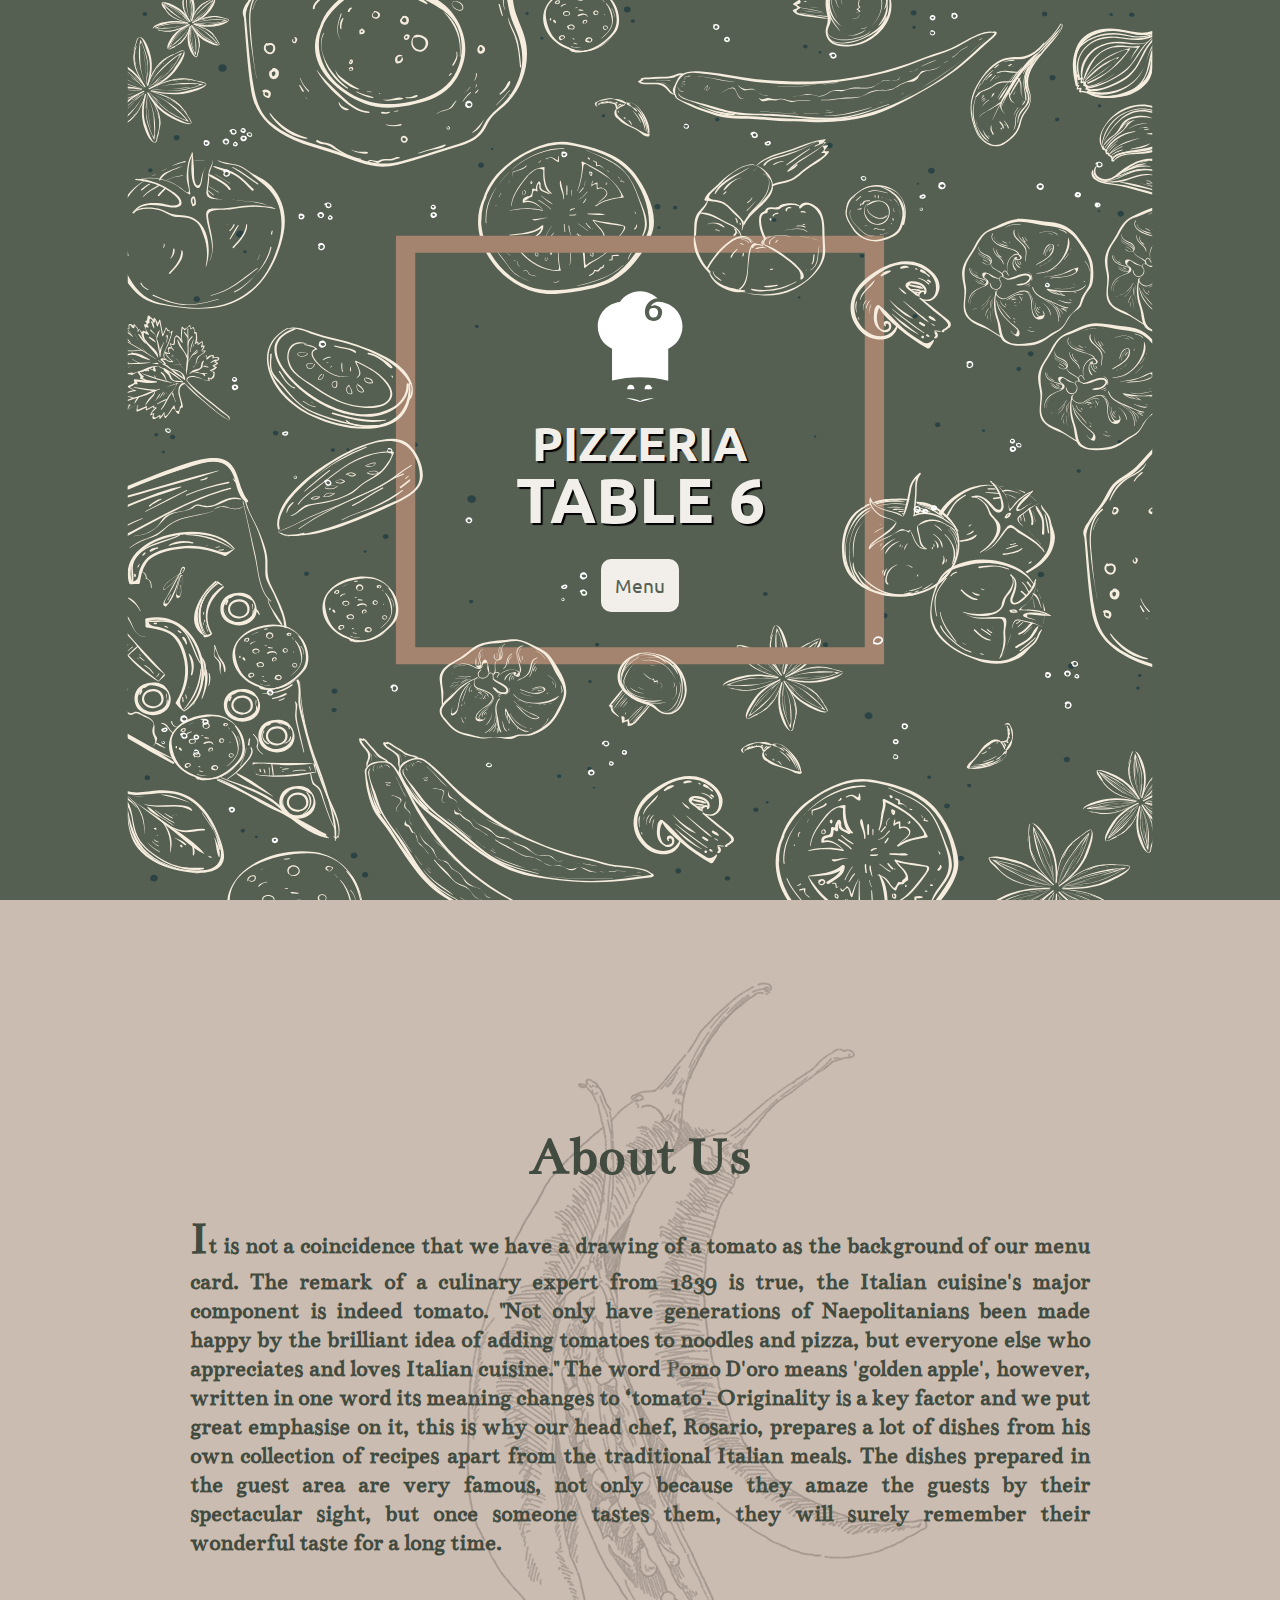
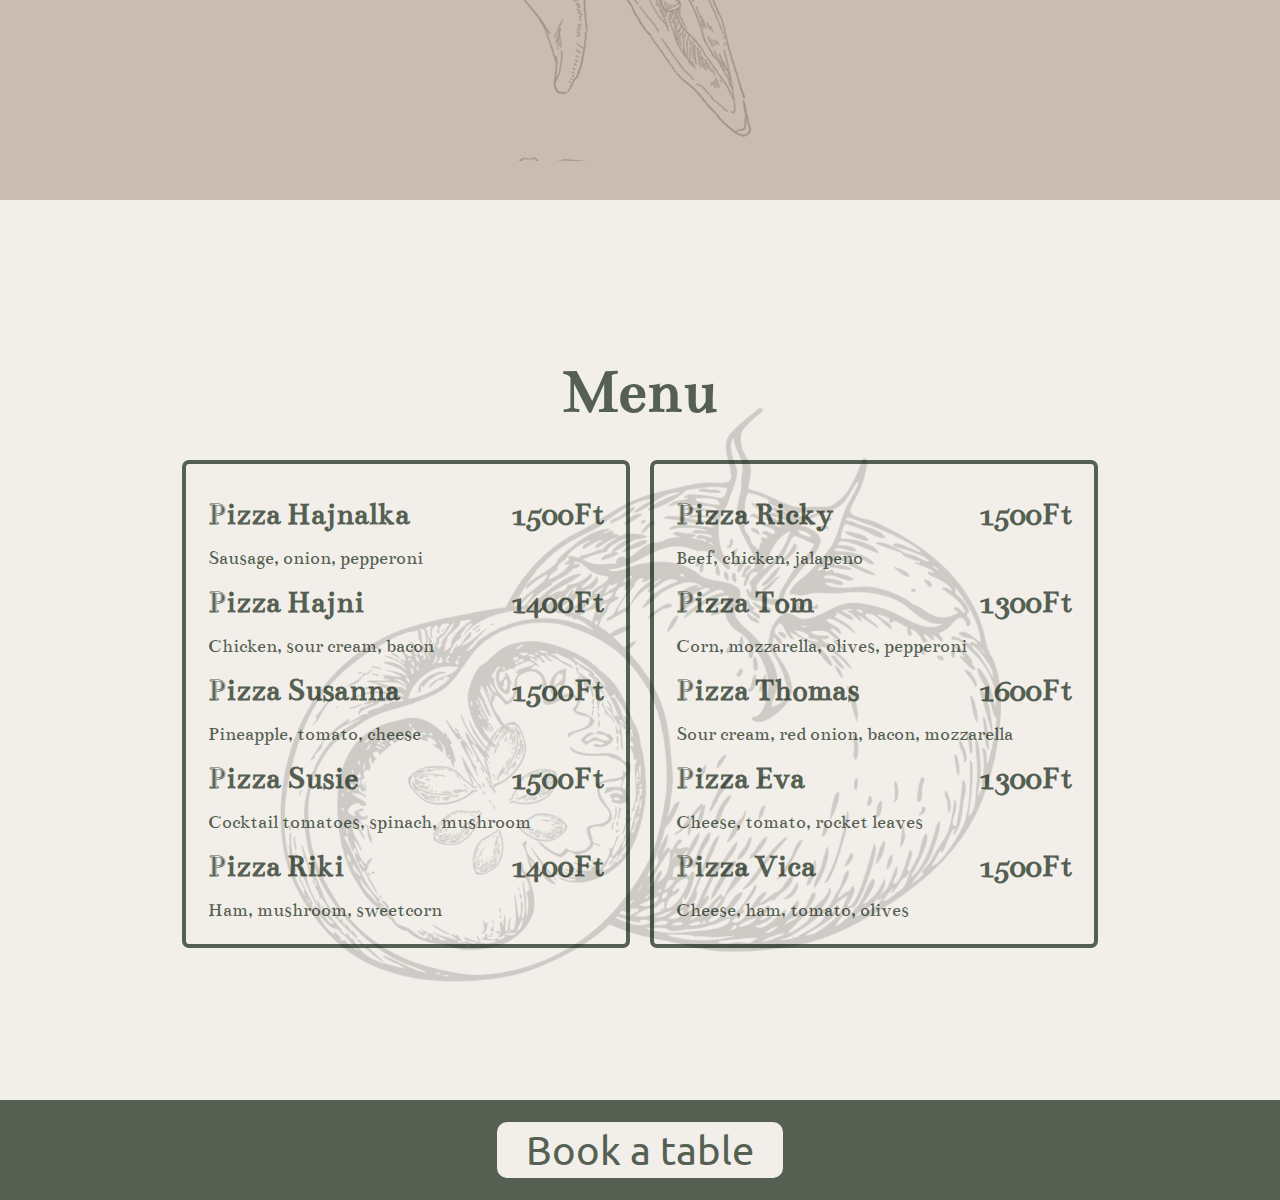
<file: index.html>
<!DOCTYPE html>
<html lang="en">

<head>
    <meta charset="UTF-8">
    <meta name="viewport" content="width=device-width, initial-scale=1.0">
    <link rel="stylesheet" href="style.css">
    <title>Table 6 Pizza</title>
</head>

<body>
    <header>
        <div>
            <svg id="logo" width="130px" version="1.1" xmlns="http://www.w3.org/2000/svg" xmlns:xlink="http://www.w3.org/1999/xlink" x="0px" y="0px"
	 viewBox="0 0 61.73 85.73" style="enable-background:new 0 0 61.73 85.73;" xml:space="preserve">
<style type="text/css">
	.st0{fill:#FFFFFF;stroke:#FFFFFF;stroke-miterlimit:10;}
	.st1{fill:#FFFFFF;}
	.st2{fill:#556052;}
</style>
<g id="Réteg_1">
	<path class="st0" d="M32.68,35.78c-0.51,0.76-1.08,1.48-1.72,2.15c-0.64-0.67-1.21-1.38-1.72-2.15c0.56,0.06,1.14,0.09,1.72,0.09
		C31.54,35.86,32.11,35.83,32.68,35.78z"/>
	<path class="st1" d="M44.91,9.66c-3.01-4.48-8.14-7.42-13.95-7.42S20.03,5.18,17.01,9.66c-8.48,0.86-15.1,8.02-15.1,16.73
		c0,6.78,4.01,12.62,9.78,15.27v21.11c0,0.26,0.01,0.51,0.04,0.75c6.11-1.49,12.5-2.28,19.07-2.28c6.68,0,13.17,0.81,19.37,2.35
		c0.03-0.27,0.05-0.54,0.05-0.83V41.66C55.99,39.01,60,33.17,60,26.39C60,17.68,53.39,10.52,44.91,9.66z M30.96,37.92
		c-0.64-0.67-1.21-1.38-1.72-2.15c0.56,0.06,1.14,0.09,1.72,0.09c0.58,0,1.16-0.03,1.72-0.09C32.17,36.54,31.59,37.26,30.96,37.92z"
		/>
	<path class="st0" d="M32.68,35.78c-0.51,0.76-1.08,1.48-1.72,2.15c-0.64-0.67-1.21-1.38-1.72-2.15c0.56,0.06,1.14,0.09,1.72,0.09
		C31.54,35.86,32.11,35.83,32.68,35.78z"/>
	<path class="st0" d="M32.68,35.78c-0.51,0.76-1.08,1.48-1.72,2.15c-0.64-0.67-1.21-1.38-1.72-2.15c0.56,0.06,1.14,0.09,1.72,0.09
		C31.54,35.86,32.11,35.83,32.68,35.78z"/>
	<g>
		<g>
			<path class="st1" d="M30.8,78.26c-0.01-1.37,4.33-2.52,9.71-2.58"/>
		</g>
		<g>
			<path class="st1" d="M31.12,78.26c0.01-1.37-4.33-2.52-9.71-2.58"/>
		</g>
	</g>
	<path class="st1" d="M26.98,68.88c0,0.21-0.02,0.42-0.08,0.61h-4.73c-0.06-0.2-0.08-0.4-0.08-0.61c0-1.35,1.09-2.45,2.45-2.45
		C25.89,66.44,26.98,67.53,26.98,68.88z"/>
	<path id="jobb-szem" class="st1" d="M34.02,68.88c0,0.21,0.02,0.42,0.08,0.61h4.73c0.06-0.2,0.08-0.4,0.08-0.61
		c0-1.35-1.09-2.45-2.45-2.45C35.11,66.44,34.02,67.53,34.02,68.88z"/>
	<g>
		<path class="st2" d="M45.96,17.68c-0.32,1.79-1.09,3.12-2.32,3.99c-1.23,0.87-2.73,1.15-4.52,0.83c-1.94-0.35-3.31-1.3-4.13-2.85
			c-0.75-1.41-0.94-3.11-0.59-5.1c0.44-2.43,1.68-4.39,3.72-5.87c2.05-1.48,4.28-2,6.71-1.56C45,7.14,45.1,7.25,45.13,7.44
			c0.22,1.26,0.32,1.91,0.32,1.92c-0.04,0.24-0.22,0.34-0.53,0.28c-1.18-0.21-2.28-0.16-3.29,0.15c-1.31,0.41-2.29,1.08-2.93,2.02
			c-0.08,0.12-0.13,0.22-0.15,0.3c-0.02,0.1,0.02,0.16,0.1,0.16c0.54-0.1,1.08-0.21,1.61-0.31c0.57-0.08,1.12-0.07,1.64,0.02
			c1.44,0.26,2.54,0.91,3.3,1.96C45.97,15,46.22,16.24,45.96,17.68z M43.23,17.25c0.15-0.85,0.01-1.6-0.43-2.25
			c-0.44-0.65-1.09-1.05-1.94-1.2c-2.14-0.38-3.36,0.29-3.67,2.02c-0.17,0.98-0.08,1.88,0.28,2.71c0.42,0.94,1.1,1.49,2.04,1.66
			C41.58,20.55,42.82,19.57,43.23,17.25z"/>
	</g>
	<g id="kacsint">
		<path class="st1" d="M39.83,68.4c-2.07-0.4-0.72,1.4-4.89,0"/>
		<path class="st1" d="M39.82,68.45c-0.43-0.02-0.84,0.04-1.1,0.29c-0.14,0.11-0.32,0.28-0.56,0.4c-0.23,0.12-0.49,0.18-0.74,0.2
			c-0.49,0.05-0.96,0.08-1.38-0.09c-0.42-0.17-0.8-0.41-1.12-0.8l0.03-0.09c0.49-0.13,0.91-0.11,1.32-0.08
			c0.4,0.02,0.77,0.23,1.13,0.27c0.38,0.05,0.62,0,1.06-0.24c0.48-0.21,0.98-0.1,1.37,0.05L39.82,68.45z"/>
	</g>
</g>
<g id="Réteg_3">
</g>
<g id="Réteg_2">
</g>
</svg>

            <h3>Pizzeria</h3>
            <h2>Table 6</h2>
            <a href="#menu">Menu</a>
        </div>
    </header>
    <section class="intro-container" id="about">
        <img src="img/pepper.png" alt="pepper">
        <h2>About Us</h2>
        <p>It is not a coincidence that we have a drawing of a tomato as the background of our menu card. The remark of
            a culinary expert
            from 1839 is true, the Italian cuisine's major component is indeed tomato. "Not only have generations of
            Naepolitanians been made happy by the brilliant idea of adding tomatoes to noodles and pizza, but everyone
            else who appreciates and loves Italian cuisine." The word Pomo D'oro means 'golden apple', however, written
            in one word its meaning changes to ‘tomato'.
            Originality is a key factor and we put great emphasise on it, this is why our head chef, Rosario, prepares a
            lot of dishes from his own collection of recipes apart from the traditional Italian meals. The dishes
            prepared in the guest area are very famous, not only because they amaze the guests by their spectacular
            sight, but once someone tastes them, they will surely remember their wonderful taste for a long time.</p>
    </section>
    <section class="menu-container" id="menu">
        <img src="img/tomato.png" alt="tomato">
        <h2>Menu</h2>
        <div class="grid-container">
            <div>
                <table>
                    <tr>
                        <th>Pizza Hajnalka</th>
                        <th>1500Ft</th>
                    </tr>
                    <tr>
                        <td colspan="2">Sausage, onion, pepperoni</td>
                    </tr>
                </table>
                <table>
                    <tr>
                        <th>Pizza Hajni</th>
                        <th>1400Ft</th>
                    </tr>
                    <tr>
                        <td colspan="2">Chicken, sour cream, bacon</td>
                    </tr>
                </table>
                <table>
                    <tr>
                        <th>Pizza Susanna</th>
                        <th>1500Ft</th>
                    </tr>
                    <tr>
                        <td colspan="2">Pineapple, tomato, cheese</td>
                    </tr>
                </table>
                <table>
                    <tr>
                        <th>Pizza Susie</th>
                        <th>1500Ft</th>
                    </tr>
                    <tr>
                        <td colspan="2">Cocktail tomatoes, spinach, mushroom</td>
                    </tr>
                </table>
                <table>
                    <tr>
                        <th>Pizza Riki</th>
                        <th>1400Ft</th>
                    </tr>
                    <tr>
                        <td colspan="2">Ham, mushroom, sweetcorn</td>
                    </tr>
                </table>
            </div>
            <div>
                <table>
                    <tr>
                        <th>Pizza Ricky</th>
                        <th>1500Ft</th>
                    </tr>
                    <tr>
                        <td colspan="2">Beef, chicken, jalapeno</td>
                    </tr>
                </table>
                <table>
                    <tr>
                        <th>Pizza Tom</th>
                        <th>1300Ft</th>
                    </tr>
                    <tr>
                        <td colspan="2">Corn, mozzarella, olives, pepperoni</td>
                    </tr>
                </table>
                <table>
                    <tr>
                        <th>Pizza Thomas</th>
                        <th>1600Ft</th>
                    </tr>
                    <tr>
                        <td colspan="2">Sour cream, red onion, bacon, mozzarella</td>
                    </tr>
                </table>
                <table>
                    <tr>
                        <th>Pizza Eva</th>
                        <th>1300Ft</th>
                    </tr>
                    <tr>
                        <td colspan="2">Cheese, tomato, rocket leaves</td>
                    </tr>
                </table>
                <table>
                    <tr>
                        <th>Pizza Vica</th>
                        <th>1500Ft</th>
                    </tr>
                    <tr>
                        <td colspan="2">Cheese, ham, tomato, olives</td>
                    </tr>
                </table>
            </div>
        </div>
    </section>
    <footer>
        <a href="booking.html">Book a table</a>
    </footer>
    <script src="index.js"></script>
</body>

</html>
</file>
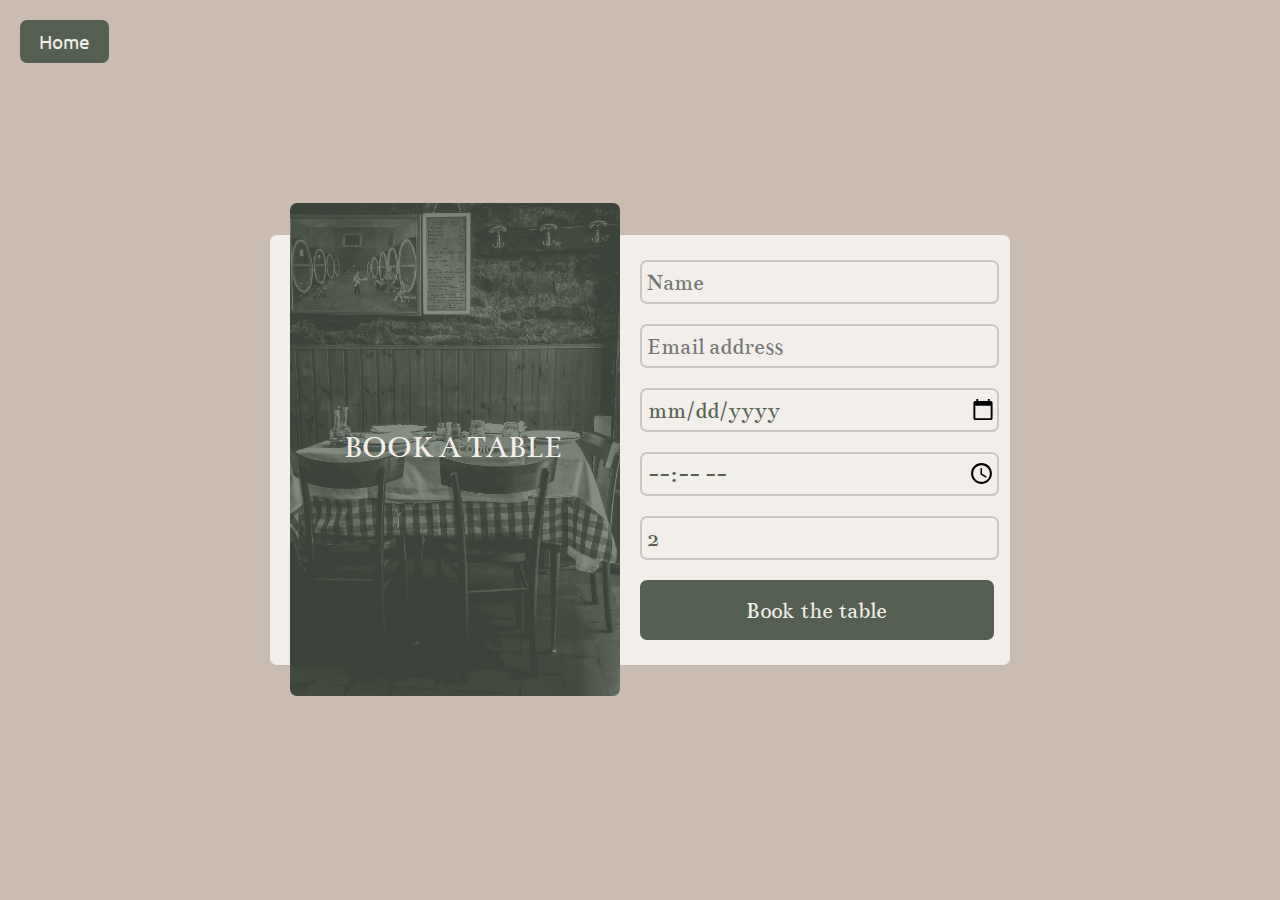
<file: booking.html>
<!DOCTYPE html>
<html lang="en">

<head>
    <meta charset="UTF-8">
    <meta name="viewport" content="width=device-width, initial-scale=1.0">
    <title>Book a table</title>
    <link rel="stylesheet" href="style.css">
    <script src="main.js" defer></script>
</head>

<body>
    <section class="table-container">
        <div id="booking-container">
            <img src="img/tableoverlay.png" alt="table">
            <div id="book-table">Book a Table</div>
            <form action="" method="get" id="form">
                <input type="text" placeholder="Name" id="name" required>
                <input type="email" id='email' placeholder="Email address" required>
                <div id="email-error"></div>
                <input type="date" min="" required>
                <input type="time" name="time" id="time" required>
                <input type="number" value="2" id="number" required>
                <button id="book">Book the table</button>
            </form>
        </div>
    </section>
    <a href="index.html" id="home-button">Home</a>

    <!--     <div id="bookingData">

    </div> -->
    <div id="myModal" class="modal">
        <div class="modal-content">
            <div class="modal-header">
                <h2>Reservation details</h2>
            </div>
            <div class="modal-body">
                <p>Name: </p>
                <p>Email: </p>
                <p>Date: </p>
                <p>Time: </p>
                <p>How many people: </p>
            </div>
            <div class="modal-body" id="formResults">
            </div>
            <div class="modal-footer">
            </div>
            <button class="close">Close</button>
        </div>

    </div>
    </div>
</body>

</html>
</file>
<file: style.css>
/* FONT IMPORTS */
@import url('https://fonts.googleapis.com/css2?family=Bentham&display=swap');
@import url('https://fonts.googleapis.com/css2?family=Roboto:wght@300;400;700;900&display=swap');
@import url('https://fonts.googleapis.com/css2?family=Ubuntu:wght@300;400;700&display=swap');

/* BASIC RULES */
* {
  --color-olive: #556052;
  --color-brickred: #af6b58;
  --color-cappuccino: #cbbcb1;
  --color-ivory: #f2efea;
  margin: 0;
  padding: 0;
  font-size: 10px;
  scroll-behavior: smooth;
  text-decoration: none;
  font-family: 'Bentham', serif;
}

/* HEADER SECTION */
header {
  height: 100vh;
  background-image: url('img/pizzaOlivGreen.svg');
  background-size: cover;
  background-position: center;
  display: flex;
  flex-direction: column;
  justify-content: center;
  align-items: center;
}

#right-eye{
  display: none;
}

header div {
  display: flex;
  justify-content: center;
  align-items: center;
  flex-direction: column;
  height: 90%;
  padding: 20px 0;
}

header div svg {
  cursor: pointer;
}

header h3 {
  font-family: 'Ubuntu', sans-serif;
  text-transform: uppercase;
  font-size: 6rem;
  text-shadow: 2px 2px 1px #000;
  color: var(--color-ivory);
  margin-bottom: -35px;
  margin-top: 10px;
}

header h2 {
  font-family: 'Ubuntu', sans-serif;
  text-transform: uppercase;
  color: var(--color-ivory);
  font-size: 8rem;
  text-shadow: 2px 2px 1px #000;
  padding: 20px 0;
  margin-bottom: 10px;
}

a {
  border-radius: 10px;
  border: 4px solid transparent;
  font-size: 2.4rem;
  font-family: 'Ubuntu', sans-serif;
  font-weight: 400;  
  background-color: var(--color-ivory);
  color: var(--color-olive);
  padding: 10px;
  transition: background-color .5s ease;
}

a:hover {
  background-color: transparent;
  color: var(--color-ivory);
  text-shadow: 2px 2px 1px #000;
  border: 4px solid var(--color-ivory)
}

/* ABOUT SECTION */
.intro-container {
  height: 100vh;
  display: flex;
  flex-direction: column;
  justify-content: center;
  align-items: center;
  background-color: var(--color-cappuccino);
  color: #424b40;
  font-weight: 700;
  position: relative;
}

.intro-container img {
  opacity: .2;
  position: absolute;
}

.intro-container h2 {
  font-size: 7rem;
  z-index: 10;
}

.intro-container p {
  font-size: 3rem;
  text-align: justify;
  padding: 20px 0;
  z-index: 10;
  width: 1200px;
}

.intro-container p::first-letter {
  font-size: 6rem;
}

/* MENU SECTION */
.menu-container {
  height: 100vh;
  display: flex;
  justify-content: center;
  align-items: center;
  flex-direction: column;
  gap: 30px;
  background-color: var(--color-ivory);
  color: var(--color-olive);
  position: relative;
}

.menu-container img {
  position: absolute;
  opacity: .15;
  height: 90vh;
}

.menu-container h2 {
  font-size: 8rem;
}

.grid-container {
  display: grid;
  grid-template-columns: 1fr 1fr;
  gap: 200px;
}

.menu-container .grid-container div {
  display: flex;
  flex-direction: column;
  justify-content: center;
  align-items: center;
  border: 4px solid var(--color-olive);
  border-radius: 7px;
  padding: 20px;
}

.menu-container table {
  width: 500px;
}

.menu-container table th {
  font-size: 4rem;
  padding: 10px 0;
  text-align: left;
}

.menu-container table th:nth-of-type(2) {
  text-align: right;
}

.menu-container table td {
  font-size: 2.5rem;
}

/* FOOTER SECTION */
footer {
  display: flex;
  justify-content: center;
  align-items: center;
  height: 100px;
  background-color: var(--color-olive);
  text-align: center;
}

footer a {
  font-size: 5rem;
  padding: 0 25px;
}

/*BOOKING PAGE*/
.table-container {
  position: relative;
  display: flex;
  justify-content: center;
  align-items: center;
  height: 100vh;
  background-color: var(--color-cappuccino);
}

#booking-container{
  position: relative;
  display: flex;
  justify-content: flex-end;
  width: 700px;
  padding: 20px;
  position: relative;
  background-color: var(--color-ivory);
  border-radius: 7px;
}

#booking-container button {
  transition: background-color .5s ease;
}

#booking-container button:hover {
  background-color: transparent;
  color: var(--color-olive);
  text-shadow: 1px 1px 1px rgba(70, 70, 70, 0.411);
  border: 4px solid var(--color-olive)
}

.table-container div img {
  width: 330px;
  position: absolute;
  justify-self: start;
  left: 20px;
  top: -7.5%;
  border-radius: 7px;
}

#book-table {
  font-size: 4rem;
  color: var(--color-ivory);
  text-transform: uppercase;
  position: absolute;
  left: 50px;
  top: 42%
}

#form{
  flex-direction: column;
  display: flex;
  flex-wrap: wrap;
  width: 50%;
  right: 0;
}

#form input, #form button{
  font-size: 3rem;
  width: 100%;
}

#form input {
  height: 40px;
  border: 2px solid #41414138;
  border-radius: 7px;
  background-color: var(--color-ivory);
  color: var(--color-olive);
  margin-bottom: 20px;
  padding-left: 5px;
}

#form button {
  border: 2px solid var(--color-olive);
  border-radius: 7px;
  background-color: var(--color-olive);
  color: var(--color-ivory);
  height: 60px;
  width: 101%;
  margin-bottom: 5px;
}

#form input:first-of-type {
  margin-top: 5px;
}

#home-button {
  position: absolute;
  top: 0;  ;
  left: 0;
  border-radius: 7px;
  background-color: var(--color-olive);
  color: var(--color-ivory);
  padding: 5px 15px;
  margin: 20px 0 0 20px;
}

#email{
  margin-bottom: 0 !important;
}

#email-error{
  height: 20px;
  color: red;
  font-size: 15px;
  visibility: hidden;
}

/* The Modal (background) */
.modal {
  font-size: 3rem;
  display: none; /* Hidden by default */
  position: fixed; /* Stay in place */
  z-index: 1; /* Sit on top */
  padding-top: 100px; /* Location of the box */
  left: 0;
  top: 0;
  width: 100%; /* Full width */
  height: 100%; /* Full height */
  overflow: auto; /* Enable scroll if needed */
  background-color: rgb(0,0,0); /* Fallback color */
  background-color: rgba(0,0,0,0.4); /* Black w/ opacity */
}

/* Modal Content */
.modal-content {
  position: relative;
  background-color: #fefefe;
  margin: auto;
  padding: 0;
  border: 1px solid #888;
  width: 80%;
  display: table;
  box-shadow: 0 4px 8px 0 rgba(0,0,0,0.2),0 6px 20px 0 rgba(0,0,0,0.19);
  -webkit-animation-name: animatetop;
  -webkit-animation-duration: 0.4s;
  animation-name: animatetop;
  animation-duration: 0.4s
}
.modal-body{
  height: 100%;
  float: left;
  padding: 10px;
}

.close{
  position: absolute;
  right: 10px;
  bottom:10px
}

/* Add Animation */
@-webkit-keyframes animatetop {
  from {top:-300px; opacity:0} 
  to {top:0; opacity:1}
}

@keyframes animatetop {
  from {top:-300px; opacity:0}
  to {top:0; opacity:1}
}

@media (max-width: 1500px) {
  header h3 {
    margin-top: 0;
  }
  header h2 {
    margin-bottom: 0;
  }
  #logo {
    width: 90px;
  }
}

@media (max-width: 1350px) {
  * {
    font-size: 8px;
  }
  .intro-container p {
    width: 900px;
  }
  .grid-container {
    gap: 20px;
  }
  .menu-container table {
    width: 400px;
  }
  #book-table {
    left: 74px;
    top: 45%
  }
}

@media (max-width: 970px) {
  .intro-container {
    height: 100%;
    padding: 10px;
  }
  .intro-container p {
    width: 80%;
  }
  .intro-container img {
    width: 50%;
  }
  .menu-container {
    height: 1200px;
  }
  .menu-container img {
    height: 60%;
  }
  .grid-container {
    grid-template-columns: 1fr;
  }
}

@media (max-width: 800px) {
  #booking-container {
    width: 90%;
    justify-content: center;
  }
  .table-container div img {
    display: none;
  }
  #form {
    width: 90%;
  }
}

@media (max-width: 650px) {
  * {
    font-size: 6px;
  }
  .intro-container {
    height: 100%;
    padding: 10px;
  }
  .intro-container p {
    width: 90%;
  }
  .intro-container img {
    display: none;
  }
  .menu-container {
    height: 100%;
    padding: 30px;
  }
  .menu-container img {
    display: none;
  }
}

@media (max-width: 500px) {
  .intro-container {
    height: 100%;
    padding: 10px;
  }
  .menu-container table {
    width: 95%;
  }
  .menu-container .grid-container div {
    padding: 10px;
  }
  #logo {
    width: 60px;
  }
}
</file>
